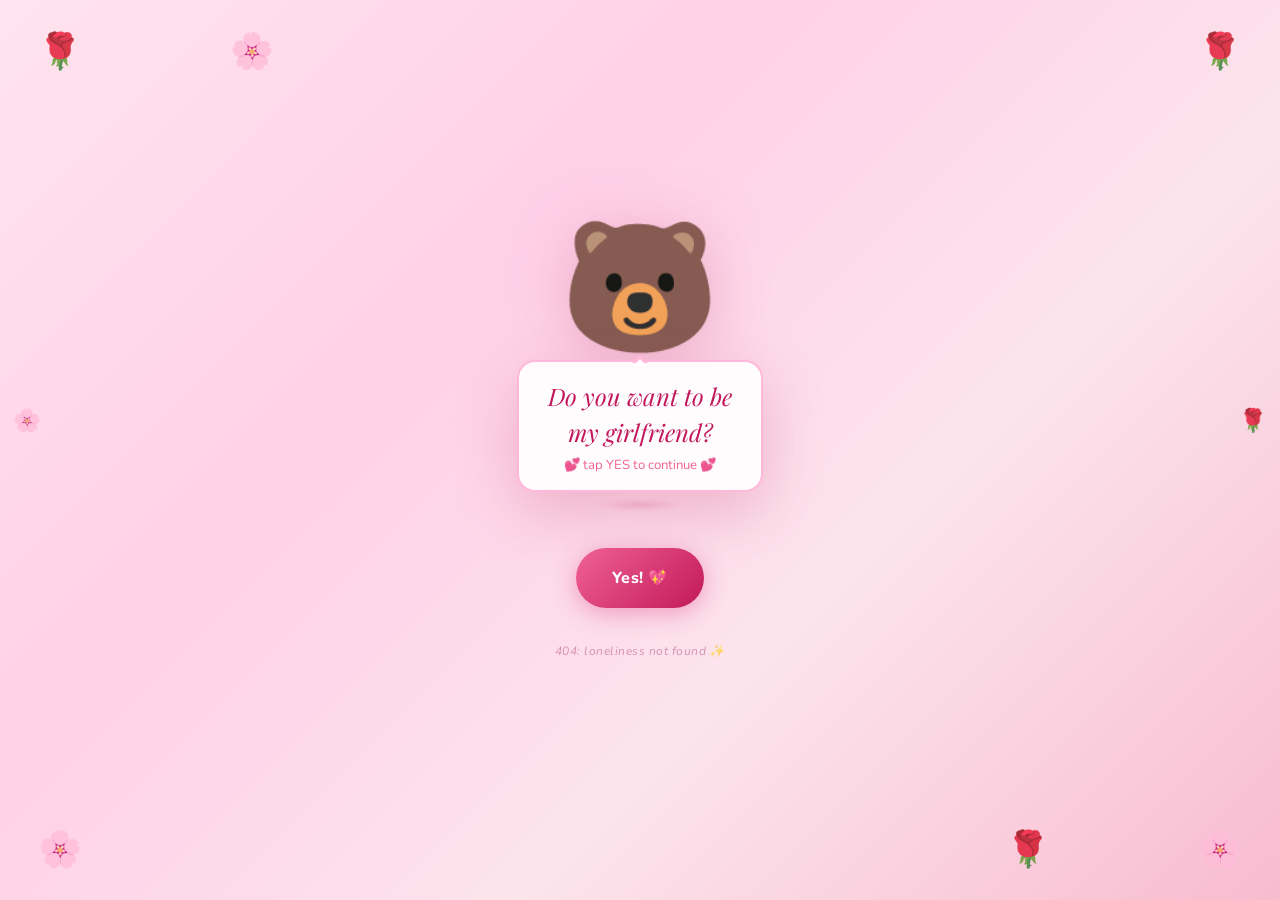
<file: index.html>
<!DOCTYPE html>
<html lang="en">
<head>
<meta charset="UTF-8"/>
<meta name="viewport" content="width=device-width, initial-scale=1.0"/>
<title>💖 I Have a Question For You…</title>
<link rel="icon" href="data:image/svg+xml,<svg xmlns='http://www.w3.org/2000/svg' viewBox='0 0 100 100'><text y='.9em' font-size='90'>💖</text></svg>"/>
<link href="https://fonts.googleapis.com/css2?family=Playfair+Display:ital,wght@0,400;0,700;1,400;1,700&family=Nunito:wght@300;400;600;700;800&display=swap" rel="stylesheet"/>
<style>
/* ── TOKENS ─────────────────────────────────── */
:root{
  --p0:#fff0f6;--p1:#ffe0ef;--p2:#ffb8d9;--p3:#ff85be;
  --p4:#e8488a;--p5:#c2185b;--rose:#f06292;--cream:#fffafc;
  --glass:rgba(255,255,255,0.22);--gb:rgba(255,255,255,0.5);
  --sh:0 8px 40px rgba(200,70,120,0.18);
  --shd:0 20px 60px rgba(200,70,120,0.28);
  --fd:'Playfair Display',serif;--fb:'Nunito',sans-serif;
  --spring:cubic-bezier(0.34,1.56,0.64,1);
}

/* ── RESET ──────────────────────────────────── */
*,*::before,*::after{box-sizing:border-box;margin:0;padding:0}
html,body{width:100%;height:100%;overflow:hidden;font-family:var(--fb);background:var(--p0);-webkit-font-smoothing:antialiased}

/* ── CANVAS ─────────────────────────────────── */
#cv{position:fixed;inset:0;pointer-events:none;z-index:0}

/* ── SCREENS ────────────────────────────────── */
.screen{
  position:fixed;inset:0;
  display:flex;align-items:center;justify-content:center;
  background:linear-gradient(135deg,#ffe4ef 0%,#ffd0e8 35%,#fce4ec 65%,#f8bbd0 100%);
  opacity:0;pointer-events:none;
  transition:opacity .55s ease,transform .55s ease;
  z-index:1;overflow-y:auto;overflow-x:hidden;
}
.screen.active{opacity:1;pointer-events:all}
.screen.out{opacity:0;transform:scale(.97) translateY(8px)}

/* ── FLOATING DECO ROSES ────────────────────── */
.rose-deco{position:fixed;font-size:clamp(1.4rem,3vw,2.2rem);pointer-events:none;z-index:2;animation:roseFloat 5s ease-in-out infinite;opacity:.8}
.rd1{top:3%;left:3%;animation-delay:0s}
.rd2{top:3%;left:18%;animation-delay:.7s}
.rd3{top:3%;right:3%;animation-delay:1.4s}
.rd4{bottom:3%;left:3%;animation-delay:2.1s}
.rd5{bottom:3%;right:18%;animation-delay:2.8s}
.rd6{bottom:3%;right:3%;animation-delay:3.5s}
.rd7{top:45%;left:1%;animation-delay:1s;font-size:1.4rem}
.rd8{top:45%;right:1%;animation-delay:2s;font-size:1.4rem}
@keyframes roseFloat{0%,100%{transform:translateY(0)rotate(0deg)}50%{transform:translateY(-14px)rotate(10deg)}}

/* ── LANDING CONTENT ────────────────────────── */
.land-wrap{
  position:relative;z-index:3;
  display:flex;flex-direction:column;align-items:center;gap:2.2rem;
  padding:2rem 1rem 3rem;
  animation:wrapIn .8s var(--spring) both;
}
@keyframes wrapIn{from{opacity:0;transform:translateY(30px)}to{opacity:1;transform:translateY(0)}}

/* ── BEAR ───────────────────────────────────── */
.bear-outer{display:flex;flex-direction:column;align-items:center;gap:.4rem}
.bear-emoji{
  font-size:clamp(5rem,13vw,8rem);
  filter:drop-shadow(0 10px 30px rgba(200,70,120,.3));
  animation:bearFloat 3.5s ease-in-out infinite;
  display:block;line-height:1;
  cursor:default;
}
@keyframes bearFloat{0%,100%{transform:translateY(0)}50%{transform:translateY(-14px)}}

.sign-box{
  background:rgba(255,255,255,.92);
  border:2.5px solid var(--p2);
  border-radius:18px;
  padding:1rem 1.8rem;
  text-align:center;
  box-shadow:var(--shd);
  position:relative;
  max-width:min(360px,88vw);
  animation:signIn .9s .2s var(--spring) both;
}
@keyframes signIn{from{opacity:0;transform:scale(.6)}to{opacity:1;transform:scale(1)}}
.sign-box::before{
  content:'';position:absolute;top:-15px;left:50%;transform:translateX(-50%);
  border:8px solid transparent;border-bottom-color:var(--p2);
}
.sign-box::after{
  content:'';position:absolute;top:-10px;left:50%;transform:translateX(-50%);
  border:7px solid transparent;border-bottom-color:rgba(255,255,255,.92);
}
.sign-text{
  font-family:var(--fd);font-size:clamp(1.1rem,3.5vw,1.5rem);
  color:var(--p5);font-style:italic;line-height:1.5;
}
.sign-sub{margin-top:.4rem;font-size:.82rem;color:var(--rose);animation:pulse 1.5s ease-in-out infinite}
@keyframes pulse{0%,100%{transform:scale(1)}50%{transform:scale(1.2)}}

.bear-shadow{width:90px;height:14px;background:radial-gradient(ellipse,rgba(200,80,120,.2),transparent 70%);border-radius:50%;animation:shPulse 3.5s ease-in-out infinite}
@keyframes shPulse{0%,100%{transform:scaleX(1);opacity:.8}50%{transform:scaleX(.65);opacity:.35}}

/* ── BUTTONS ────────────────────────────────── */
.btn-row{
  display:flex;gap:1.4rem;flex-wrap:wrap;
  justify-content:center;
  position:relative;min-height:60px;width:min(320px,88vw);
}
.btn{
  border:none;cursor:pointer;font-family:var(--fb);
  font-size:1rem;font-weight:800;border-radius:50px;
  padding:.85rem 2.2rem;
  transition:transform .18s var(--spring),box-shadow .18s;
  user-select:none;letter-spacing:.03em;
}
.btn-yes{
  background:linear-gradient(135deg,var(--rose),var(--p5));
  color:#fff;box-shadow:0 5px 24px rgba(224,72,137,.45);
  animation:btnIn .7s .6s var(--spring) both;
}
.btn-yes:hover{transform:scale(1.1) translateY(-2px);box-shadow:0 10px 36px rgba(224,72,137,.55)}
.btn-yes:active{transform:scale(.96)}
.btn-yes:disabled{opacity:.45;cursor:not-allowed;transform:none!important}

.btn-no{
  background:#fff;color:var(--p4);
  border:2px solid var(--p2);
  box-shadow:0 4px 14px rgba(200,100,140,.15);
  position:fixed;transition:none;
  animation:btnIn .7s .8s var(--spring) both;
  z-index:999;
}
@keyframes btnIn{from{opacity:0;transform:scale(.5)}to{opacity:1;transform:scale(1)}}

/* ── HINT ───────────────────────────────────── */
.hint-text{font-size:.75rem;color:#c47099;font-style:italic;opacity:0;animation:fadeHint 1s 3s forwards;letter-spacing:.04em}
@keyframes fadeHint{to{opacity:.7}}

/* ── SCREEN INNER ───────────────────────────── */
.s-inner{
  width:min(520px,92vw);
  padding:2rem 1.5rem 3rem;
  display:flex;flex-direction:column;align-items:center;gap:1.8rem;
  position:relative;z-index:3;
}
.s-head{text-align:center}
.s-icon{font-size:3rem;display:block;margin-bottom:.5rem;animation:bounce 2s ease-in-out infinite}
@keyframes bounce{0%,100%{transform:translateY(0)}50%{transform:translateY(-7px)}}
.s-title{font-family:var(--fd);font-size:clamp(1.6rem,5vw,2.3rem);color:var(--p5);line-height:1.2}
.s-title .hi{color:var(--rose);font-style:italic}
.s-sub{margin-top:.5rem;color:#ad5174;font-size:1rem;font-weight:300}

/* ── CALENDAR ───────────────────────────────── */
.cal-card{
  background:var(--glass);
  backdrop-filter:blur(20px);-webkit-backdrop-filter:blur(20px);
  border:1.5px solid var(--gb);border-radius:24px;
  padding:1.5rem;box-shadow:var(--shd);
  width:100%;max-width:380px;
}
.cal-nav{display:flex;align-items:center;justify-content:space-between;margin-bottom:1rem}
.cal-arr{
  background:none;border:1.5px solid var(--p2);color:var(--p4);
  width:38px;height:38px;border-radius:50%;cursor:pointer;
  font-size:1.3rem;display:flex;align-items:center;justify-content:center;
  transition:background .2s,transform .15s;
}
.cal-arr:hover{background:var(--p1);transform:scale(1.1)}
.cal-month{font-family:var(--fd);font-size:1.15rem;color:var(--p5);font-weight:700}
.cal-wdays{display:grid;grid-template-columns:repeat(7,1fr);text-align:center;font-size:.72rem;font-weight:700;color:var(--rose);letter-spacing:.06em;margin-bottom:.5rem}
.cal-grid{display:grid;grid-template-columns:repeat(7,1fr);gap:3px}
.cday{
  aspect-ratio:1;display:flex;align-items:center;justify-content:center;
  border-radius:50%;font-size:.88rem;cursor:pointer;color:#7b3a5a;
  transition:background .15s,transform .15s,color .15s;font-weight:400;
}
.cday:hover:not(.empty):not(.past){background:var(--p1);transform:scale(1.15)}
.cday.sel{
  background:linear-gradient(135deg,var(--rose),var(--p5));
  color:#fff;font-weight:700;
  box-shadow:0 4px 14px rgba(200,70,120,.4);
  transform:scale(1.2)!important;
}
.cday.today{border:2px solid var(--rose)}
.cday.past{opacity:.28;cursor:default;pointer-events:none}
.cday.empty{pointer-events:none}
.cal-lbl{text-align:center;margin-top:1rem;color:var(--p4);font-family:var(--fd);font-style:italic;font-size:.95rem;min-height:1.4rem}

/* ── DATE CARDS ─────────────────────────────── */
.dcards{display:grid;grid-template-columns:repeat(2,1fr);gap:1rem;width:100%;max-width:460px}
.dcard{
  background:var(--glass);
  backdrop-filter:blur(16px);-webkit-backdrop-filter:blur(16px);
  border:1.5px solid var(--gb);border-radius:20px;
  padding:1.3rem 1rem 1.5rem;text-align:center;
  cursor:pointer;position:relative;overflow:hidden;
  transition:transform .2s var(--spring),border-color .2s,box-shadow .2s;
  box-shadow:0 4px 18px rgba(200,70,120,.1);
}
.dcard:hover{transform:translateY(-5px) scale(1.04);border-color:var(--rose);box-shadow:var(--sh)}
.dcard.pick{
  border-color:var(--p4);
  background:rgba(255,133,184,.2);
  box-shadow:0 0 0 3px rgba(224,72,137,.3),var(--shd);
  transform:scale(1.06)!important;
}
.dcard-em{font-size:2.3rem;margin-bottom:.5rem;display:block}
.dcard-ttl{font-family:var(--fd);font-size:.93rem;color:var(--p5);font-weight:700;margin-bottom:.3rem}
.dcard-desc{font-size:.72rem;color:#ad5174;line-height:1.45;font-weight:300}
.dcard-glow{
  position:absolute;inset:0;border-radius:20px;opacity:0;
  background:radial-gradient(circle at 50% 50%,rgba(240,98,146,.25),transparent 70%);
  transition:opacity .3s;pointer-events:none;
}
.dcard.pick .dcard-glow{opacity:1}

/* ── FINAL ──────────────────────────────────── */
.final-wrap{
  display:flex;flex-direction:column;align-items:center;
  justify-content:center;min-height:100vh;
  padding:2rem 1rem;position:relative;z-index:3;
}
.final-card{
  background:rgba(255,255,255,.65);
  backdrop-filter:blur(28px);-webkit-backdrop-filter:blur(28px);
  border:2px solid rgba(255,255,255,.75);
  border-radius:28px;padding:2.5rem 2rem 2rem;
  text-align:center;box-shadow:var(--shd);
  max-width:min(480px,92vw);width:100%;
  animation:cardPop .8s var(--spring) both;
}
@keyframes cardPop{from{opacity:0;transform:scale(.65) translateY(40px)}to{opacity:1;transform:scale(1) translateY(0)}}
.final-rib{font-size:3rem;display:block;margin-bottom:.5rem;animation:ribSpin 2.5s ease-in-out infinite}
@keyframes ribSpin{0%,100%{transform:rotate(-10deg) scale(1)}50%{transform:rotate(10deg) scale(1.15)}}
.final-title{font-family:var(--fd);font-size:clamp(1.9rem,6vw,2.8rem);color:var(--p5);font-style:italic;margin-bottom:.8rem}
.final-msg{color:var(--p4);font-size:1rem;line-height:1.7;font-weight:300}
.final-det{
  margin:1.2rem 0;padding:1rem 1.4rem;
  background:rgba(255,182,210,.18);
  border-radius:14px;border:1.5px solid var(--p1);
  font-size:.95rem;color:var(--p5);
  font-family:var(--fd);font-style:italic;line-height:1.7;
}
.final-quote{
  margin:1rem 0 1.4rem;font-size:.85rem;
  color:#ad5174;font-style:italic;line-height:1.7;font-weight:300;
  border-top:1px solid var(--p1);padding-top:1rem;
}
.music-btn{
  display:inline-block;cursor:pointer;
  padding:.4rem 1.2rem;border:1.5px solid var(--p2);
  border-radius:50px;font-size:.8rem;color:var(--p4);
  margin-bottom:1rem;transition:background .2s,transform .15s;
  user-select:none;font-family:var(--fb);font-weight:600;
}
.music-btn:hover{background:var(--p1);transform:scale(1.05)}
.btn-replay{
  background:linear-gradient(135deg,#f48fb1,var(--p4));
  color:#fff;padding:.8rem 2.2rem;
  box-shadow:0 4px 18px rgba(200,70,120,.35);
}

.fhearts{position:fixed;inset:0;pointer-events:none;z-index:1;overflow:hidden}

/* ── TOAST ──────────────────────────────────── */
.toast{
  position:fixed;bottom:1.5rem;left:50%;
  transform:translateX(-50%) translateY(80px);
  background:rgba(255,255,255,.95);
  backdrop-filter:blur(14px);
  border:1.5px solid var(--p2);border-radius:50px;
  padding:.7rem 1.8rem;font-size:.85rem;color:var(--p5);
  font-family:var(--fd);font-style:italic;
  box-shadow:var(--sh);z-index:10000;
  transition:transform .4s var(--spring),opacity .4s;
  white-space:nowrap;opacity:0;pointer-events:none;
  max-width:90vw;text-align:center;
}
.toast.on{transform:translateX(-50%) translateY(0);opacity:1}

/* ── SECRET OVERLAY ─────────────────────────── */
.secret-ov{
  position:fixed;inset:0;
  background:rgba(40,0,20,.7);
  backdrop-filter:blur(8px);
  z-index:9999;display:flex;
  align-items:center;justify-content:center;
  opacity:0;pointer-events:none;transition:opacity .4s;
}
.secret-ov.open{opacity:1;pointer-events:all}
.secret-card{
  background:#15000d;
  border:2px solid var(--p3);border-radius:24px;
  padding:2.5rem 2rem;text-align:center;
  max-width:min(420px,90vw);
  box-shadow:0 0 80px rgba(240,98,146,.5);
  animation:secretPop .5s var(--spring) both;
}
@keyframes secretPop{from{transform:scale(.7)}to{transform:scale(1)}}
.sc-em{font-size:3rem;margin-bottom:.8rem}
.sc-ttl{font-family:var(--fd);font-size:1.45rem;color:var(--p2);margin-bottom:.5rem}
.sc-sub{color:#e8a0c0;font-size:.9rem;margin-bottom:1.3rem;line-height:1.6}
.sc-code{
  background:#0a0007;border-radius:12px;
  padding:1rem 1.3rem;text-align:left;
  font-family:'Courier New',monospace;font-size:.8rem;
  display:flex;flex-direction:column;gap:.3rem;
  border:1px solid rgba(255,100,180,.2);
}
.cl{color:#e8a0c0}.kw{color:#ff79c6}.st{color:#f1fa8c}.cm{color:#6272a4}
.sc-close{
  margin-top:1.5rem;
  background:linear-gradient(135deg,var(--rose),var(--p5));
  color:#fff;border:none;border-radius:50px;
  padding:.7rem 2rem;cursor:pointer;
  font-family:var(--fb);font-weight:700;font-size:.95rem;
  transition:transform .2s;
}
.sc-close:hover{transform:scale(1.07)}

/* ── KEYFRAMES ──────────────────────────────── */
@keyframes floatUp{
  0%{transform:translateX(0) translateY(0) rotate(0deg);opacity:.95}
  100%{transform:translateX(var(--dx,20px)) translateY(-115vh) rotate(var(--rot,360deg));opacity:0}
}
@keyframes hBurst{
  0%{transform:translate(0,0) scale(.4);opacity:1}
  100%{transform:translate(var(--bx),var(--by)) scale(1.5);opacity:0}
}
@keyframes ripOut{
  0%{transform:scale(0);opacity:.8}
  100%{transform:scale(14);opacity:0}
}

/* ── RESPONSIVE ─────────────────────────────── */
@media(max-width:480px){
  .dcards{gap:.6rem}
  .dcard{padding:1rem .8rem 1.2rem}
  .dcard-em{font-size:1.9rem}
  .dcard-ttl{font-size:.83rem}
  .dcard-desc{font-size:.68rem}
  .final-card{padding:1.8rem 1.2rem}
  .sign-box{padding:.8rem 1.2rem}
}
@media(prefers-reduced-motion:reduce){
  *,*::before,*::after{animation-duration:.01ms!important;transition-duration:.01ms!important}
}
</style>
</head>
<body>

<!-- Ambient particle canvas -->
<canvas id="cv"></canvas>

<!-- Rose decorations (always visible) -->
<div class="rose-deco rd1">🌹</div>
<div class="rose-deco rd2">🌸</div>
<div class="rose-deco rd3">🌹</div>
<div class="rose-deco rd4">🌸</div>
<div class="rose-deco rd5">🌹</div>
<div class="rose-deco rd6">🌸</div>
<div class="rose-deco rd7">🌸</div>
<div class="rose-deco rd8">🌹</div>

<!-- ══ SCREEN 1: LANDING ══════════════════════════════════ -->
<section id="s1" class="screen active">
  <div class="land-wrap">
    <div class="bear-outer">
      <span class="bear-emoji" id="bearEmoji">🐻</span>
      <div class="sign-box">
        <div class="sign-text">Do you want to be<br/>my girlfriend?</div>
        <div class="sign-sub">💕 tap YES to continue 💕</div>
      </div>
      <div class="bear-shadow"></div>
    </div>

    <div class="btn-row" id="btnRow">
      <button class="btn btn-yes" onclick="handleYes()">Yes! 💖</button>
      <button class="btn btn-no" id="noBtn">No 🙈</button>
    </div>

    <div class="hint-text">404: loneliness not found ✨</div>
  </div>
</section>

<!-- ══ SCREEN 2: CALENDAR ═════════════════════════════════ -->
<section id="s2" class="screen">
  <div class="s-inner">
    <div class="s-head">
      <span class="s-icon">🗓️</span>
      <h2 class="s-title">You said <span class="hi">YES!</span> 💖</h2>
      <p class="s-sub">When do you want our first date?</p>
    </div>

    <div class="cal-card">
      <div class="cal-nav">
        <button class="cal-arr" id="calPrev">‹</button>
        <span class="cal-month" id="calLbl"></span>
        <button class="cal-arr" id="calNext">›</button>
      </div>
      <div class="cal-wdays">
        <span>Su</span><span>Mo</span><span>Tu</span><span>We</span>
        <span>Th</span><span>Fr</span><span>Sa</span>
      </div>
      <div class="cal-grid" id="calGrid"></div>
      <div class="cal-lbl" id="calSelLbl">Pick a day ✨</div>
    </div>

    <button class="btn btn-yes" id="btnCal" onclick="goDates()" disabled>
      Let's Plan It 💌
    </button>
  </div>
</section>

<!-- ══ SCREEN 3: DATE TYPE ════════════════════════════════ -->
<section id="s3" class="screen">
  <div class="s-inner">
    <div class="s-head">
      <span class="s-icon">💞</span>
      <h2 class="s-title">What kind of date?</h2>
      <p class="s-sub">Choose your dream evening with me…</p>
    </div>

    <div class="dcards">
      <div class="dcard" data-t="movie" onclick="pickType(this)">
        <div class="dcard-glow"></div>
        <span class="dcard-em">🎬</span>
        <div class="dcard-ttl">Movie Date</div>
        <div class="dcard-desc">Cozy cinema, popcorn & your hand to hold</div>
      </div>
      <div class="dcard" data-t="coffee" onclick="pickType(this)">
        <div class="dcard-glow"></div>
        <span class="dcard-em">☕</span>
        <div class="dcard-ttl">Coffee Date</div>
        <div class="dcard-desc">Warm lattes and endless conversation</div>
      </div>
      <div class="dcard" data-t="picnic" onclick="pickType(this)">
        <div class="dcard-glow"></div>
        <span class="dcard-em">🌙</span>
        <div class="dcard-ttl">Picnic Under Stars</div>
        <div class="dcard-desc">Blankets, fairy lights & the whole night sky</div>
      </div>
      <div class="dcard" data-t="walk" onclick="pickType(this)">
        <div class="dcard-glow"></div>
        <span class="dcard-em">🌸</span>
        <div class="dcard-ttl">Long Walk Together</div>
        <div class="dcard-desc">Nowhere to be — just us and the breeze</div>
      </div>
    </div>

    <button class="btn btn-yes" id="btnType" onclick="goFinal()" disabled>
      This one! 💖
    </button>
  </div>
</section>

<!-- ══ SCREEN 4: FINAL ════════════════════════════════════ -->
<section id="s4" class="screen">
  <div class="fhearts" id="fhearts"></div>
  <div class="final-wrap">
    <div class="final-card">
      <span class="final-rib">💌</span>
      <h2 class="final-title">It's a date! 💖</h2>
      <p class="final-msg" id="fMsg"></p>
      <div class="final-det" id="fDet"></div>
      <div class="final-quote">
        "Every love story is beautiful,<br/>but ours will be my favourite."
      </div>
      <div class="music-btn" onclick="toggleMusic()">🎵 Play Music</div>
      <br/>
      <button class="btn btn-yes btn-replay" onclick="replay()">Replay ✨</button>
    </div>
  </div>
</section>

<!-- ══ EASTER EGG TOAST ═══════════════════════════════════ -->
<div class="toast" id="toast"></div>

<!-- ══ SECRET OVERLAY ════════════════════════════════════ -->
<div class="secret-ov" id="secOv">
  <div class="secret-card">
    <div class="sc-em">💻❤️</div>
    <div class="sc-ttl">You found the developer's heart!</div>
    <div class="sc-sub">You typed L‑O‑V‑E…<br/>a true programmer in love.</div>
    <div class="sc-code">
      <span class="cl"><span class="cm">// runtime analysis</span></span>
      <span class="cl"><span class="kw">const</span> love = <span class="st">"unconditional"</span>;</span>
      <span class="cl"><span class="kw">while</span> (life.continues()) {</span>
      <span class="cl">&nbsp;&nbsp;cherish(you); <span class="cm">// O(∞)</span></span>
      <span class="cl">}</span>
      <span class="cl"><span class="cm">// Space complexity: O(my heart)</span></span>
    </div>
    <button class="sc-close" onclick="closeSecret()">Close 💕</button>
  </div>
</div>

<script>
/* ── STATE ──────────────────────────────────── */
const ST = {selDate:null,selType:null,clicks:0,keySeq:'',music:false};
const screens = [s1,s2,s3,s4]; // direct DOM refs from id

/* ── PARTICLE CANVAS ────────────────────────── */
!(function(){
  const c=document.getElementById('cv'),x=c.getContext('2d');
  const H=['💗','💕','💖','💓','🌸','✨','💞','🌹'];
  let W,Ht,ps=[];
  function resize(){W=c.width=innerWidth;Ht=c.height=innerHeight}
  resize();addEventListener('resize',resize);
  function mk(){return{x:Math.random()*W,y:Ht+30,ch:H[~~(Math.random()*H.length)],
    sz:10+Math.random()*16,vx:(Math.random()-.5)*.5,vy:-(0.35+Math.random()*.55),
    a:.5+Math.random()*.45,r:Math.random()*Math.PI*2,rv:(Math.random()-.5)*.018}}
  for(let i=0;i<20;i++){const p=mk();p.y=Math.random()*Ht;ps.push(p)}
  let last=0;
  (function loop(ts){
    x.clearRect(0,0,W,Ht);
    if(ts-last>750&&ps.length<32){ps.push(mk());last=ts}
    ps=ps.filter(p=>p.a>0.015);
    ps.forEach(p=>{
      p.x+=p.vx;p.y+=p.vy;p.r+=p.rv;p.a-=.0015;
      x.save();x.globalAlpha=p.a;x.translate(p.x,p.y);x.rotate(p.r);
      x.font=p.sz+'px serif';x.textAlign='center';x.textBaseline='middle';
      x.fillText(p.ch,0,0);x.restore();
    });
    requestAnimationFrame(loop);
  })(0);
})();

/* ── NO BUTTON EVASION ──────────────────────── */
!(function(){
  const btn=document.getElementById('noBtn');
  let placed=false;
  function flee(e){
    const pad=14,bw=btn.offsetWidth||110,bh=btn.offsetHeight||46;
    let nx,ny;
    // try to pick a corner far from cursor
    const cx=e.clientX||innerWidth/2,cy=e.clientY||innerHeight/2;
    const opts=[
      {x:pad,y:pad},{x:innerWidth-bw-pad,y:pad},
      {x:pad,y:innerHeight-bh-pad},{x:innerWidth-bw-pad,y:innerHeight-bh-pad},
      {x:innerWidth/2-bw/2,y:pad},{x:pad,y:innerHeight/2-bh/2},
      {x:innerWidth-bw-pad,y:innerHeight/2-bh/2},
    ];
    let best=opts[0],bestD=0;
    opts.forEach(o=>{
      const d=Math.hypot(o.x+bw/2-cx,o.y+bh/2-cy);
      if(d>bestD){bestD=d;best=o;}
    });
    // add small random offset so it doesn't always go exactly to corner
    nx=best.x+(Math.random()-0.5)*60;
    ny=best.y+(Math.random()-0.5)*40;
    nx=Math.max(pad,Math.min(innerWidth-bw-pad,nx));
    ny=Math.max(pad,Math.min(innerHeight-bh-pad,ny));
    btn.style.position='fixed';
    btn.style.left=nx+'px';btn.style.top=ny+'px';
    btn.style.transition='left .22s ease,top .22s ease';
    placed=true;
  }
  btn.addEventListener('mouseover',flee);
  btn.addEventListener('touchstart',e=>{e.preventDefault();flee(e.touches[0]);},{passive:false});
  setTimeout(()=>{
    btn.style.position='fixed';
    btn.style.left=(innerWidth-220)+'px';
    btn.style.top=(innerHeight/2-23)+'px';
  },1100);
})();

/* ── SCREEN TRANSITIONS ─────────────────────── */
function goTo(idx){
  screens.forEach((s,i)=>{
    s.classList.remove('active','out');
    if(i===idx)s.classList.add('active');
  });
}
function outThen(idx){
  const cur=screens.findIndex(s=>s.classList.contains('active'));
  if(cur>=0){screens[cur].classList.add('out');}
  setTimeout(()=>goTo(idx),520);
}

/* ── YES ────────────────────────────────────── */
function handleYes(){
  const b=document.querySelector('.btn-yes');
  const r=b.getBoundingClientRect();
  burst(r.left+r.width/2,r.top+r.height/2,14);
  document.getElementById('bearEmoji').style.animation='none';
  setTimeout(()=>{document.getElementById('bearEmoji').textContent='🥰'},200);
  setTimeout(()=>outThen(1),700);
}

/* ── CALENDAR ───────────────────────────────── */
const MONTHS=['January','February','March','April','May','June',
  'July','August','September','October','November','December'];
const calV={y:new Date().getFullYear(),m:new Date().getMonth()};

function buildCal(){
  const {y,m}=calV;
  document.getElementById('calLbl').textContent=MONTHS[m]+' '+y;
  const g=document.getElementById('calGrid');g.innerHTML='';
  const today=new Date();today.setHours(0,0,0,0);
  const first=new Date(y,m,1).getDay();
  const days=new Date(y,m+1,0).getDate();
  for(let i=0;i<first;i++){const e=document.createElement('div');e.className='cday empty';g.appendChild(e);}
  for(let d=1;d<=days;d++){
    const el=document.createElement('div');
    const dt=new Date(y,m,d);
    el.className='cday'+(dt<today?' past':'')+(dt.toDateString()===today.toDateString()?' today':'');
    el.textContent=d;
    if(dt>=today)el.addEventListener('click',()=>pickDay(d,el,dt));
    g.appendChild(el);
  }
}
function pickDay(d,el,dt){
  document.querySelectorAll('.cday.sel').forEach(e=>e.classList.remove('sel'));
  el.classList.add('sel');ST.selDate=dt;
  document.getElementById('calSelLbl').textContent='💖 '+dt.toLocaleDateString(undefined,{weekday:'long',year:'numeric',month:'long',day:'numeric'});
  document.getElementById('btnCal').disabled=false;
}
document.getElementById('calPrev').onclick=()=>{
  calV.m--;if(calV.m<0){calV.m=11;calV.y--;}buildCal();
};
document.getElementById('calNext').onclick=()=>{
  calV.m++;if(calV.m>11){calV.m=0;calV.y++;}buildCal();
};
buildCal();

/* ── DATE TYPE ──────────────────────────────── */
function pickType(el){
  document.querySelectorAll('.dcard.pick').forEach(c=>c.classList.remove('pick'));
  el.classList.add('pick');ST.selType=el.dataset.t;
  document.getElementById('btnType').disabled=false;
  burst(el.getBoundingClientRect().left+el.offsetWidth/2,
        el.getBoundingClientRect().top+el.offsetHeight/2,6);
}

/* ── TRANSITIONS ────────────────────────────── */
function goDates(){burst(innerWidth/2,innerHeight/2,8);setTimeout(()=>outThen(2),300)}

/* ── FINAL ──────────────────────────────────── */
const MSGS={
  movie:'Cinema lights down, your face glowing — that\'s my favourite view 🎬',
  coffee:'Two cups, one cozy table, all the time in the world for us ☕',
  picnic:'Blanket for two, the whole sky above us, no reason to ever go home 🌙',
  walk:'Every step together feels like home. I can\'t wait to get lost with you 🌸',
};
const LBLS={movie:'Movie Date 🎬',coffee:'Coffee Date ☕',picnic:'Picnic Under Stars 🌙',walk:'Long Walk Together 🌸'};

function goFinal(){
  outThen(3);
  const ds=ST.selDate?ST.selDate.toLocaleDateString(undefined,{weekday:'long',year:'numeric',month:'long',day:'numeric'}):'our special day';
  document.getElementById('fMsg').textContent=MSGS[ST.selType]||'';
  document.getElementById('fDet').innerHTML='📅 '+ds+'<br/>🎉 '+LBLS[ST.selType];
  setTimeout(()=>launchHearts(),700);
}

function launchHearts(){
  const c=document.getElementById('fhearts');c.innerHTML='';
  const CH=['💖','💕','💗','🌸','✨','💓','🌹','💞'];
  function spawn(){
    const el=document.createElement('div');
    const sz=14+Math.random()*22,x=Math.random()*100,
          dur=5+Math.random()*6,delay=Math.random()*2,
          dx=(Math.random()-.5)*130,rot=(Math.random()-.5)*400;
    el.style.cssText=`position:absolute;left:${x}vw;bottom:-30px;font-size:${sz}px;
      animation:floatUp ${dur}s ${delay}s linear forwards;
      --dx:${dx}px;--rot:${rot}deg;pointer-events:none;`;
    el.textContent=CH[~~(Math.random()*CH.length)];
    c.appendChild(el);
    setTimeout(()=>el.remove(),(dur+delay)*1000+500);
  }
  for(let i=0;i<18;i++)setTimeout(spawn,i*160);
  const iv=setInterval(spawn,650);
  setTimeout(()=>clearInterval(iv),14000);
}

/* ── MUSIC ──────────────────────────────────── */
function toggleMusic(){
  showToast('🎵 Imagine the most romantic song playing right now… 🎶');
}

/* ── REPLAY ─────────────────────────────────── */
function replay(){
  ST.selDate=null;ST.selType=null;
  document.getElementById('btnCal').disabled=true;
  document.getElementById('btnType').disabled=true;
  document.getElementById('calSelLbl').textContent='Pick a day ✨';
  document.querySelectorAll('.cday.sel').forEach(e=>e.classList.remove('sel'));
  document.querySelectorAll('.dcard.pick').forEach(e=>e.classList.remove('pick'));
  document.getElementById('fhearts').innerHTML='';
  document.getElementById('bearEmoji').textContent='🐻';
  document.getElementById('bearEmoji').style.animation='';
  buildCal();
  outThen(0);
  // reset no button
  setTimeout(()=>{
    const b=document.getElementById('noBtn');
    b.style.position='fixed';
    b.style.left=(innerWidth-220)+'px';
    b.style.top=(innerHeight/2-23)+'px';
    b.style.transition='none';
  },600);
}

/* ── BURST HEARTS ───────────────────────────── */
function burst(cx,cy,n=10){
  const CH=['💖','💗','💕','✨','🌸','💓'];
  for(let i=0;i<n;i++){
    const el=document.createElement('div');
    const a=(i/n)*Math.PI*2,d=50+Math.random()*90;
    el.style.cssText=`position:fixed;left:${cx}px;top:${cy}px;
      font-size:${16+Math.random()*14}px;pointer-events:none;z-index:9999;
      animation:hBurst .85s ease-out forwards;
      --bx:${Math.cos(a)*d}px;--by:${Math.sin(a)*d}px;`;
    el.textContent=CH[~~(Math.random()*CH.length)];
    document.body.appendChild(el);
    setTimeout(()=>el.remove(),900);
  }
}

/* ── CLICK RIPPLE ───────────────────────────── */
document.addEventListener('click',e=>{
  const r=document.createElement('div');
  r.style.cssText=`position:fixed;left:${e.clientX}px;top:${e.clientY}px;
    width:8px;height:8px;margin:-4px;
    background:rgba(240,98,146,.45);border-radius:50%;
    pointer-events:none;z-index:9998;
    animation:ripOut .5s ease-out forwards;`;
  document.body.appendChild(r);
  setTimeout(()=>r.remove(),520);
});

/* ── TOAST ──────────────────────────────────── */
let toastT;
function showToast(msg){
  const t=document.getElementById('toast');
  t.textContent=msg;t.classList.add('on');
  clearTimeout(toastT);
  toastT=setTimeout(()=>t.classList.remove('on'),3600);
}

/* ── SECRET ─────────────────────────────────── */
function openSecret(){document.getElementById('secOv').classList.add('open')}
function closeSecret(){document.getElementById('secOv').classList.remove('open')}

/* ── EASTER EGGS ────────────────────────────── */
const JOKES=[
  'O(n) love complexity detected 💘',
  'git commit -m "found the one" ✅',
  'Compilation successful: relationship.exe 💻',
  'Warning: feelings.overflow() 💖',
  'sudo apt-get install love — already installed ✨',
  'Exception: TooMuchCutenessError 🌸',
  'undefined is not loneliness 💕',
  'npm install happiness — 0 vulnerabilities 🎉',
];
let jokeIdx=0,bgClicks=0,bgTimer;

// 1. Background clicks
document.addEventListener('click',e=>{
  if(e.target.closest('button')||e.target.closest('.cday')||e.target.closest('.dcard'))return;
  bgClicks++;clearTimeout(bgTimer);
  bgTimer=setTimeout(()=>bgClicks=0,2500);
  if(bgClicks>=5){bgClicks=0;showToast(JOKES[jokeIdx++%JOKES.length]);}
});

// 2. Console messages
console.log('%c💖 true love === true  // always',
  'color:#e84989;font-size:14px;font-family:monospace;font-weight:bold;');
console.log('%c// Hint: this site has 5 easter eggs. Find them all.',
  'color:#ad5174;font-size:12px;font-family:monospace;');
console.log('%cif (you.clicked === "yes") { happiness = Infinity; }',
  'color:#f06292;font-size:12px;font-family:monospace;');

// 3. Type LOVE to unlock secret
let seq='';
document.addEventListener('keydown',e=>{
  seq=(seq+e.key.toUpperCase()).slice(-4);
  if(seq==='LOVE'){openSecret();seq='';}
  // Konami code
  konami(e.key);
});

// 4. Bear hover
document.getElementById('bearEmoji').addEventListener('mouseenter',function(){
  if(!this._seen){this._seen=true;showToast('🐻 You found me! 404: loneliness not found');}
});

// 5. Konami code
const KK=['ArrowUp','ArrowUp','ArrowDown','ArrowDown',
  'ArrowLeft','ArrowRight','ArrowLeft','ArrowRight','b','a'];
let ki=0;
function konami(k){
  if(k===KK[ki]){ki++;if(ki===KK.length){ki=0;showToast('🎮 Konami! cheat code: infinite_love=true');burst(innerWidth/2,innerHeight/2,22);}}
  else ki=0;
}
</script>
</body>
</html>
</file>
